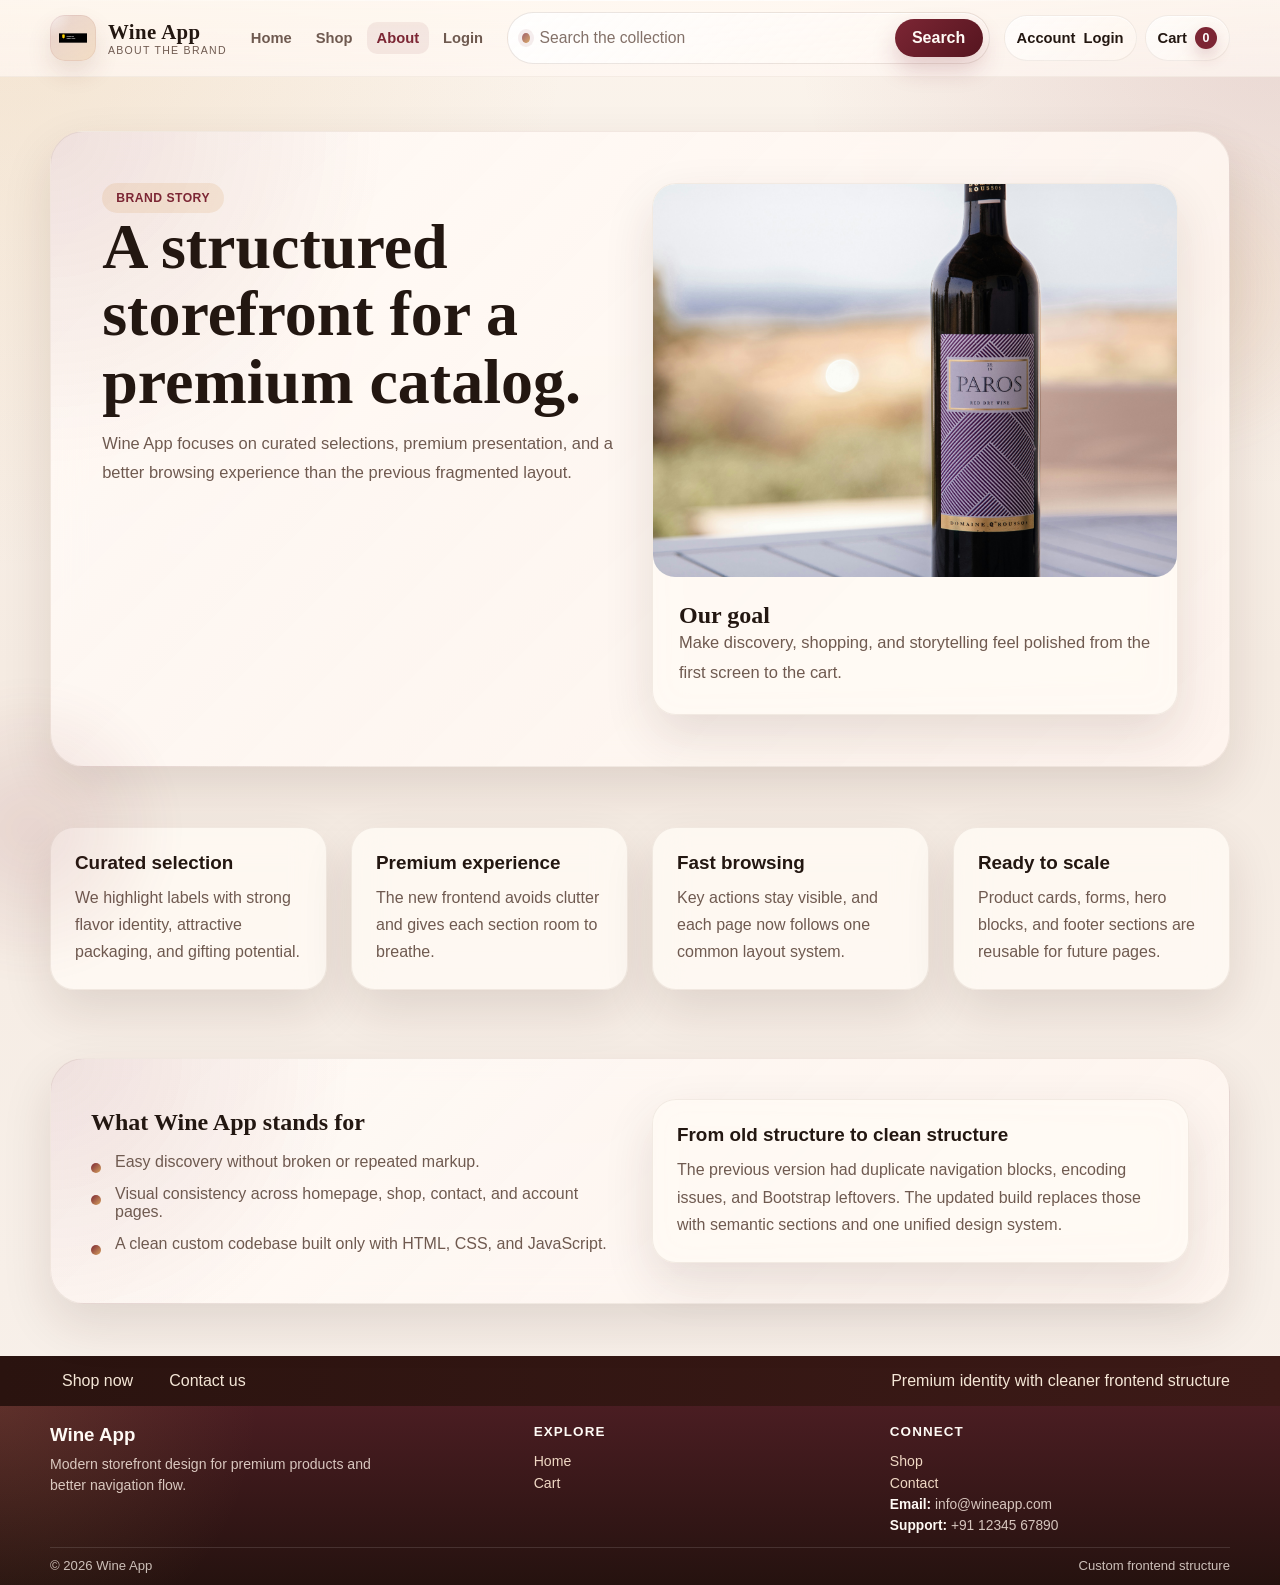
<file: Wine App/html/about.html>
<!DOCTYPE html>
<html lang="en">
<head>
  <meta charset="UTF-8">
  <meta name="viewport" content="width=device-width, initial-scale=1.0">
  <meta name="theme-color" content="#25120f">
  <title>Wine App | About</title>
  <meta name="description" content="Learn how Wine App curates bottles and delivers a polished modern storefront experience.">
  <link rel="canonical" href="about.html">
  <link rel="stylesheet" href="../css/about.css">
  <link rel="icon" href="../images/brand-logo.svg" type="image/svg+xml">
</head>
<body>
  <div class="site-shell">
    <header class="site-header">
      <div class="site-header__inner">
        <a class="brand" href="../index.html">
          <img class="brand__mark" src="../images/brand-logo.svg" alt="Wine App logo">
          <span>
            <span class="brand__name">Wine App</span>
            <span class="brand__tag">About the brand</span>
          </span>
        </a>
        <div class="site-nav__links" data-menu>
          <a href="../index.html">Home</a>
          <a href="shop.html">Shop</a>
          <a class="active" href="about.html">About</a>
          <a href="login.html">Login</a>
        </div>
        <form class="search" action="shop.html" method="get">
          <input type="search" name="q" placeholder="Search the collection">
          <button type="submit">Search</button>
        </form>
        <div class="header-actions">
          <a class="header-link" href="login.html"><span>Account</span><span>Login</span></a>
          <a class="header-link" href="cart.html"><span>Cart</span><span class="cart-count" data-cart-count>0</span></a>
          <button class="menu-toggle" type="button" aria-label="Open menu" aria-expanded="false" data-menu-toggle>Menu</button>
        </div>
      </div>
    </header>

    <main>
      <section class="page-hero">
        <div class="page-hero__panel">
          <div class="about-grid">
            <div>
              <span class="eyebrow">Brand story</span>
              <h1>A structured storefront for a premium catalog.</h1>
              <p>Wine App focuses on curated selections, premium presentation, and a better browsing experience than the previous fragmented layout.</p>
            </div>
            <div class="spotlight">
              <img src="../images/janosch-diggelmann.jpg" alt="Wine cellar display">
              <div class="spotlight__body">
                <h2>Our goal</h2>
                <p>Make discovery, shopping, and storytelling feel polished from the first screen to the cart.</p>
              </div>
            </div>
          </div>
        </div>
      </section>

      <section class="section">
        <div class="info-grid">
          <article class="panel">
            <h3>Curated selection</h3>
            <p>We highlight labels with strong flavor identity, attractive packaging, and gifting potential.</p>
          </article>
          <article class="panel">
            <h3>Premium experience</h3>
            <p>The new frontend avoids clutter and gives each section room to breathe.</p>
          </article>
          <article class="panel">
            <h3>Fast browsing</h3>
            <p>Key actions stay visible, and each page now follows one common layout system.</p>
          </article>
          <article class="panel">
            <h3>Ready to scale</h3>
            <p>Product cards, forms, hero blocks, and footer sections are reusable for future pages.</p>
          </article>
        </div>
      </section>

      <section class="section">
        <div class="story">
          <div>
            <h2>What Wine App stands for</h2>
            <ul class="list">
              <li>Easy discovery without broken or repeated markup.</li>
              <li>Visual consistency across homepage, shop, contact, and account pages.</li>
              <li>A clean custom codebase built only with HTML, CSS, and JavaScript.</li>
            </ul>
          </div>
          <div class="panel">
            <h3>From old structure to clean structure</h3>
            <p>The previous version had duplicate navigation blocks, encoding issues, and Bootstrap leftovers. The updated build replaces those with semantic sections and one unified design system.</p>
          </div>
        </div>
      </section>
    </main>

    <div class="footer-strip">
      <div class="footer-strip__inner">
        <div class="footer-strip__links">
          <a href="shop.html">Shop now</a>
          <a href="contact.html">Contact us</a>
        </div>
        <p>Premium identity with cleaner frontend structure</p>
      </div>
    </div>

    <footer class="site-footer">
      <div class="site-footer__inner">
        <div class="footer-main">
          <div class="footer-brand">
            <h3>Wine App</h3>
            <p>Modern storefront design for premium products and better navigation flow.</p>
          </div>
          <div class="footer-links">
            <h3 class="footer-title">Explore</h3>
            <a href="../index.html">Home</a>
            <a href="cart.html">Cart</a>
          </div>
          <div class="footer-links">
            <h3 class="footer-title">Connect</h3>
            <a href="shop.html">Shop</a>
            <a href="contact.html">Contact</a>
            <div class="footer-meta">
              <p><strong>Email:</strong> info@wineapp.com</p>
              <p><strong>Support:</strong> +91 12345 67890</p>
            </div>
          </div>
        </div>
        <div class="footer-bottom">
          <p>&copy; <span data-current-year></span> Wine App</p>
          <p>Custom frontend structure</p>
        </div>
      </div>
    </footer>
  </div>

  <script src="../js/catalog.js"></script>
  <script src="../js/site.js"></script>
</body>
</html>
</file>
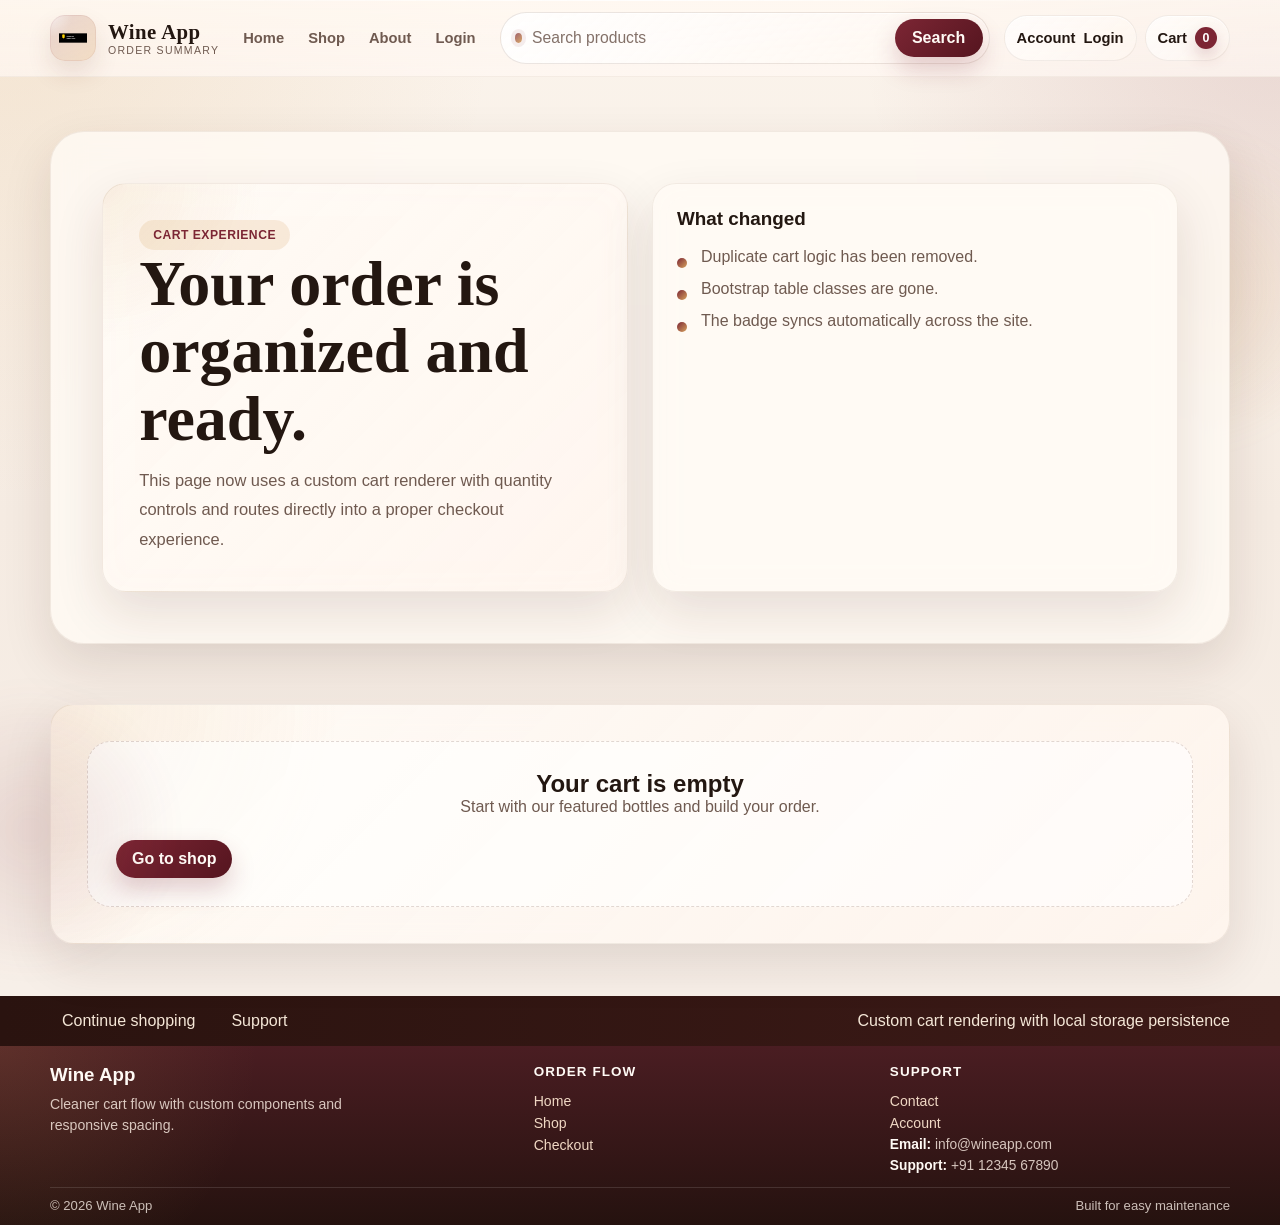
<file: Wine App/html/cart.html>
<!DOCTYPE html>
<html lang="en">
<head>
  <meta charset="UTF-8">
  <meta name="viewport" content="width=device-width, initial-scale=1.0">
  <meta name="theme-color" content="#25120f">
  <title>Wine App | Cart</title>
  <meta name="description" content="Review your Wine App cart with a cleaner custom checkout-ready layout.">
  <link rel="canonical" href="cart.html">
  <link rel="stylesheet" href="../css/cart.css">
  <link rel="icon" href="../images/brand-logo.svg" type="image/svg+xml">
</head>
<body>
  <div class="site-shell">
    <header class="site-header">
      <div class="site-header__inner">
        <a class="brand" href="../index.html">
          <img class="brand__mark" src="../images/brand-logo.svg" alt="Wine App logo">
          <span>
            <span class="brand__name">Wine App</span>
            <span class="brand__tag">Order summary</span>
          </span>
        </a>
        <div class="site-nav__links" data-menu>
          <a href="../index.html">Home</a>
          <a href="shop.html">Shop</a>
          <a href="about.html">About</a>
          <a href="login.html">Login</a>
        </div>
        <form class="search" action="shop.html" method="get">
          <input type="search" name="q" placeholder="Search products">
          <button type="submit">Search</button>
        </form>
        <div class="header-actions">
          <a class="header-link" href="login.html"><span>Account</span><span>Login</span></a>
          <a class="header-link" href="cart.html"><span>Cart</span><span class="cart-count" data-cart-count>0</span></a>
          <button class="menu-toggle" type="button" aria-label="Open menu" aria-expanded="false" data-menu-toggle>Menu</button>
        </div>
      </div>
    </header>

    <main>
      <section class="page-hero">
        <div class="page-hero__panel">
          <div class="cart-layout">
            <div class="cart-shell">
              <span class="eyebrow">Cart experience</span>
              <h1>Your order is organized and ready.</h1>
              <p class="section-copy">This page now uses a custom cart renderer with quantity controls and routes directly into a proper checkout experience.</p>
            </div>
            <div class="panel">
              <h3>What changed</h3>
              <ul class="list">
                <li>Duplicate cart logic has been removed.</li>
                <li>Bootstrap table classes are gone.</li>
                <li>The badge syncs automatically across the site.</li>
              </ul>
            </div>
          </div>
        </div>
      </section>

      <section class="section">
        <div class="cart-shell">
          <div id="cart-container"></div>
        </div>
      </section>
    </main>

    <div class="footer-strip">
      <div class="footer-strip__inner">
        <div class="footer-strip__links">
          <a href="shop.html">Continue shopping</a>
          <a href="contact.html">Support</a>
        </div>
        <p>Custom cart rendering with local storage persistence</p>
      </div>
    </div>

    <footer class="site-footer">
      <div class="site-footer__inner">
        <div class="footer-main">
          <div class="footer-brand">
            <h3>Wine App</h3>
            <p>Cleaner cart flow with custom components and responsive spacing.</p>
          </div>
          <div class="footer-links">
            <h3 class="footer-title">Order Flow</h3>
            <a href="../index.html">Home</a>
            <a href="shop.html">Shop</a>
            <a href="checkout.html">Checkout</a>
          </div>
          <div class="footer-links">
            <h3 class="footer-title">Support</h3>
            <a href="contact.html">Contact</a>
            <a href="login.html">Account</a>
            <div class="footer-meta">
              <p><strong>Email:</strong> info@wineapp.com</p>
              <p><strong>Support:</strong> +91 12345 67890</p>
            </div>
          </div>
        </div>
        <div class="footer-bottom">
          <p>&copy; <span data-current-year></span> Wine App</p>
          <p>Built for easy maintenance</p>
        </div>
      </div>
    </footer>
  </div>

  <script src="../js/catalog.js"></script>
  <script src="../js/cart.js"></script>
  <script src="../js/site.js"></script>
  <script>
    document.addEventListener("DOMContentLoaded", function () {
      renderCartTable("cart-container");
    });
  </script>
</body>
</html>
</file>
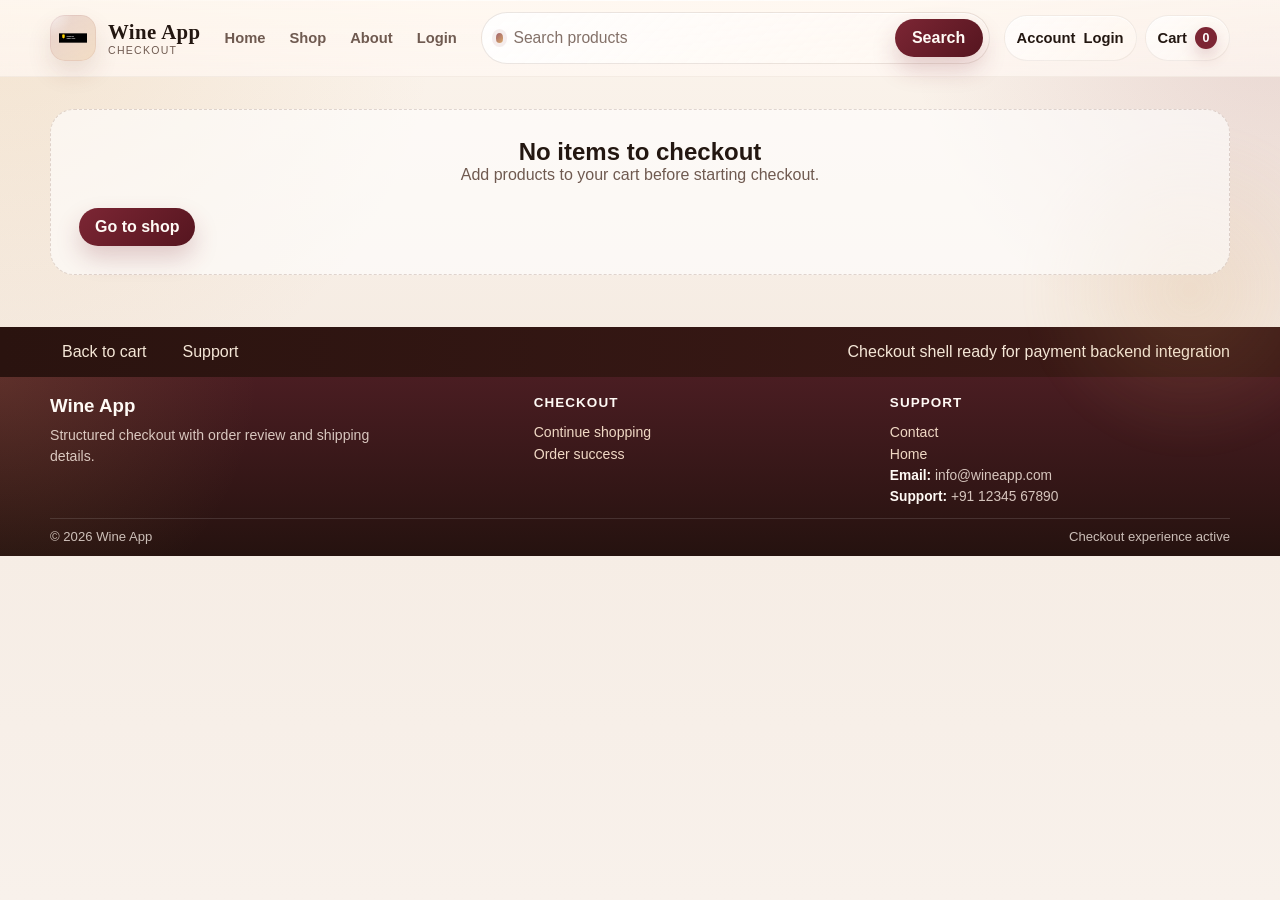
<file: Wine App/html/checkout.html>
<!DOCTYPE html>
<html lang="en">
<head>
  <meta charset="UTF-8">
  <meta name="viewport" content="width=device-width, initial-scale=1.0">
  <meta name="theme-color" content="#25120f">
  <title>Wine App | Checkout</title>
  <meta name="description" content="Wine App checkout page with address form, payment method, and order review.">
  <link rel="canonical" href="checkout.html">
  <link rel="stylesheet" href="../css/checkout.css">
  <link rel="icon" href="../images/brand-logo.svg" type="image/svg+xml">
</head>
<body>
  <div class="site-shell">
    <header class="site-header">
      <div class="site-header__inner">
        <a class="brand" href="../index.html">
          <img class="brand__mark" src="../images/brand-logo.svg" alt="Wine App logo">
          <span>
            <span class="brand__name">Wine App</span>
            <span class="brand__tag">Checkout</span>
          </span>
        </a>
        <div class="site-nav__links" data-menu>
          <a href="../index.html">Home</a>
          <a href="shop.html">Shop</a>
          <a href="about.html">About</a>
          <a href="login.html">Login</a>
        </div>
        <form class="search" action="shop.html" method="get">
          <input type="search" name="q" placeholder="Search products">
          <button type="submit">Search</button>
        </form>
        <div class="header-actions">
          <a class="header-link" href="login.html"><span>Account</span><span>Login</span></a>
          <a class="header-link" href="cart.html"><span>Cart</span><span class="cart-count" data-cart-count>0</span></a>
          <button class="menu-toggle" type="button" aria-label="Open menu" aria-expanded="false" data-menu-toggle>Menu</button>
        </div>
      </div>
    </header>

    <main>
      <section class="section">
        <div data-checkout-page></div>
      </section>
    </main>

    <div class="footer-strip">
      <div class="footer-strip__inner">
        <div class="footer-strip__links">
          <a href="cart.html">Back to cart</a>
          <a href="contact.html">Support</a>
        </div>
        <p>Checkout shell ready for payment backend integration</p>
      </div>
    </div>

    <footer class="site-footer">
      <div class="site-footer__inner">
        <div class="footer-main">
          <div class="footer-brand">
            <h3>Wine App</h3>
            <p>Structured checkout with order review and shipping details.</p>
          </div>
          <div class="footer-links">
            <h3 class="footer-title">Checkout</h3>
            <a href="shop.html">Continue shopping</a>
            <a href="success.html">Order success</a>
          </div>
          <div class="footer-links">
            <h3 class="footer-title">Support</h3>
            <a href="contact.html">Contact</a>
            <a href="../index.html">Home</a>
            <div class="footer-meta">
              <p><strong>Email:</strong> info@wineapp.com</p>
              <p><strong>Support:</strong> +91 12345 67890</p>
            </div>
          </div>
        </div>
        <div class="footer-bottom">
          <p>&copy; <span data-current-year></span> Wine App</p>
          <p>Checkout experience active</p>
        </div>
      </div>
    </footer>
  </div>
  <script src="../js/catalog.js"></script>
  <script src="../js/cart.js"></script>
  <script src="../js/site.js"></script>
</body>
</html>
</file>
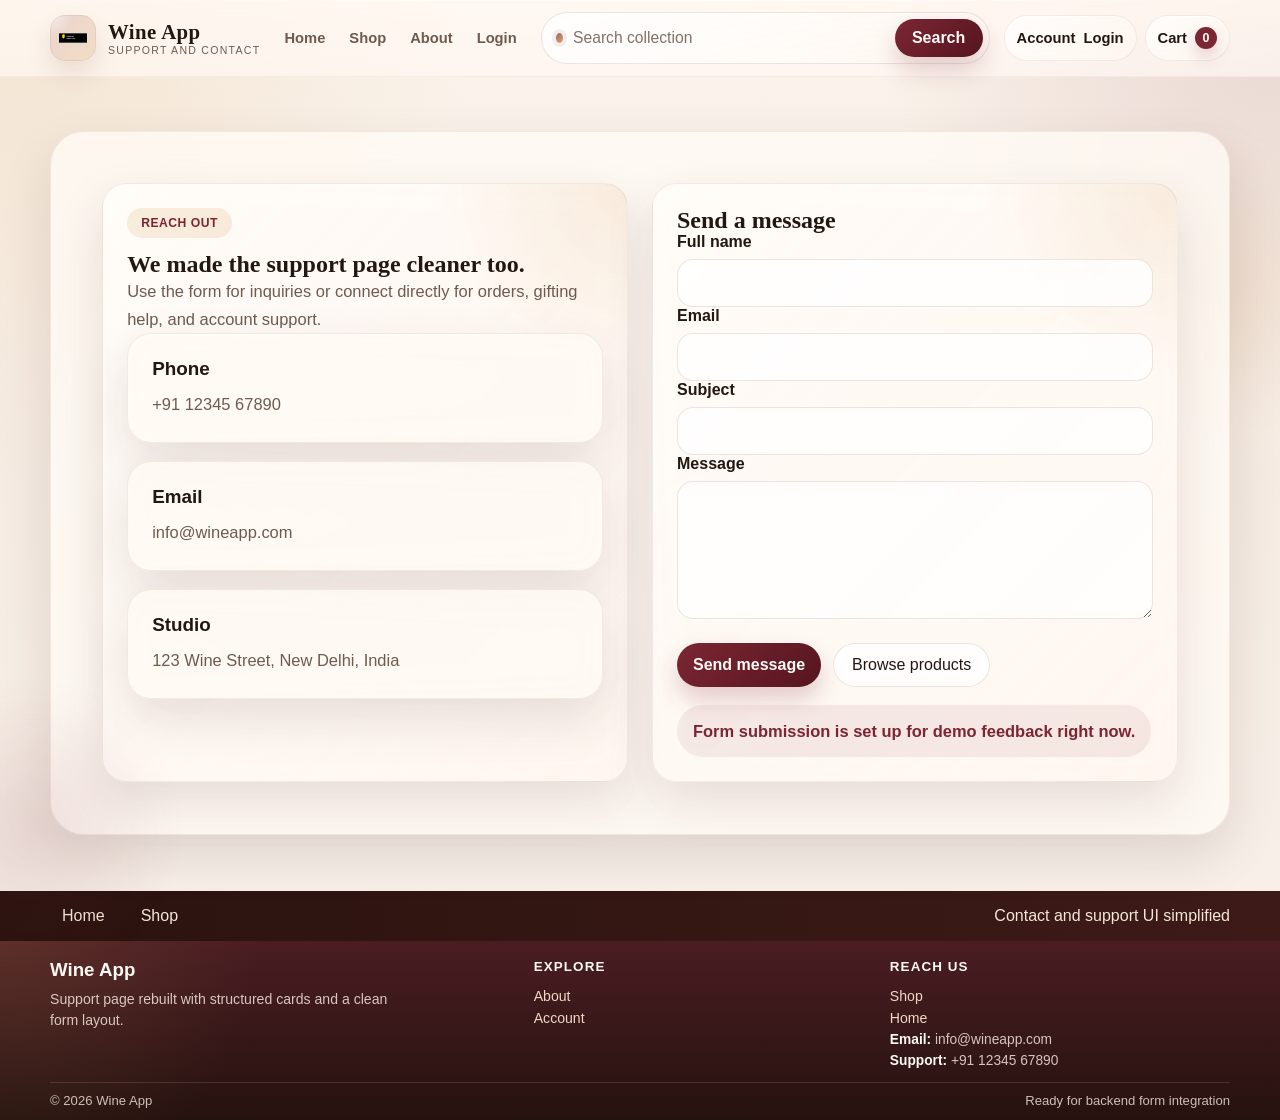
<file: Wine App/html/contact.html>
<!DOCTYPE html>
<html lang="en">
<head>
  <meta charset="UTF-8">
  <meta name="viewport" content="width=device-width, initial-scale=1.0">
  <meta name="theme-color" content="#25120f">
  <title>Wine App | Contact</title>
  <meta name="description" content="Contact Wine App through a cleaner custom support page and form layout.">
  <link rel="canonical" href="contact.html">
  <link rel="stylesheet" href="../css/contact.css">
  <link rel="icon" href="../images/brand-logo.svg" type="image/svg+xml">
</head>
<body>
  <div class="site-shell">
    <header class="site-header">
      <div class="site-header__inner">
        <a class="brand" href="../index.html">
          <img class="brand__mark" src="../images/brand-logo.svg" alt="Wine App logo">
          <span>
            <span class="brand__name">Wine App</span>
            <span class="brand__tag">Support and contact</span>
          </span>
        </a>
        <div class="site-nav__links" data-menu>
          <a href="../index.html">Home</a>
          <a href="shop.html">Shop</a>
          <a href="about.html">About</a>
          <a href="login.html">Login</a>
        </div>
        <form class="search" action="shop.html" method="get">
          <input type="search" name="q" placeholder="Search collection">
          <button type="submit">Search</button>
        </form>
        <div class="header-actions">
          <a class="header-link" href="login.html"><span>Account</span><span>Login</span></a>
          <a class="header-link" href="cart.html"><span>Cart</span><span class="cart-count" data-cart-count>0</span></a>
          <button class="menu-toggle" type="button" aria-label="Open menu" aria-expanded="false" data-menu-toggle>Menu</button>
        </div>
      </div>
    </header>

    <main>
      <section class="page-hero">
        <div class="page-hero__panel">
          <div class="contact-layout">
            <div class="contact-card">
              <span class="eyebrow">Reach out</span>
              <h2>We made the support page cleaner too.</h2>
              <p>Use the form for inquiries or connect directly for orders, gifting help, and account support.</p>
              <div class="contact-stack">
                <div class="panel">
                  <h3>Phone</h3>
                  <p><a href="tel:+911234567890">+91 12345 67890</a></p>
                </div>
                <div class="panel">
                  <h3>Email</h3>
                  <p><a href="mailto:info@wineapp.com">info@wineapp.com</a></p>
                </div>
                <div class="panel">
                  <h3>Studio</h3>
                  <p>123 Wine Street, New Delhi, India</p>
                </div>
              </div>
            </div>

            <div class="contact-card">
              <h2>Send a message</h2>
              <form data-demo-form="contact" data-status-target="contact-status">
                <div class="form-field">
                  <label for="contact-name">Full name</label>
                  <input id="contact-name" type="text" name="name" required>
                </div>
                <div class="form-field">
                  <label for="contact-email">Email</label>
                  <input id="contact-email" type="email" name="email" required>
                </div>
                <div class="form-field">
                  <label for="contact-subject">Subject</label>
                  <input id="contact-subject" type="text" name="subject" required>
                </div>
                <div class="form-field">
                  <label for="contact-message">Message</label>
                  <textarea id="contact-message" name="message" rows="6" required></textarea>
                </div>
                <div class="auth-actions">
                  <button class="button" type="submit">Send message</button>
                  <a class="button-secondary" href="shop.html">Browse products</a>
                </div>
              </form>
              <p id="contact-status" class="status info">Form submission is set up for demo feedback right now.</p>
            </div>
          </div>
        </div>
      </section>
    </main>

    <div class="footer-strip">
      <div class="footer-strip__inner">
        <div class="footer-strip__links">
          <a href="../index.html">Home</a>
          <a href="shop.html">Shop</a>
        </div>
        <p>Contact and support UI simplified</p>
      </div>
    </div>

    <footer class="site-footer">
      <div class="site-footer__inner">
        <div class="footer-main">
          <div class="footer-brand">
            <h3>Wine App</h3>
            <p>Support page rebuilt with structured cards and a clean form layout.</p>
          </div>
          <div class="footer-links">
            <h3 class="footer-title">Explore</h3>
            <a href="about.html">About</a>
            <a href="login.html">Account</a>
          </div>
          <div class="footer-links">
            <h3 class="footer-title">Reach Us</h3>
            <a href="shop.html">Shop</a>
            <a href="../index.html">Home</a>
            <div class="footer-meta">
              <p><strong>Email:</strong> info@wineapp.com</p>
              <p><strong>Support:</strong> +91 12345 67890</p>
            </div>
          </div>
        </div>
        <div class="footer-bottom">
          <p>&copy; <span data-current-year></span> Wine App</p>
          <p>Ready for backend form integration</p>
        </div>
      </div>
    </footer>
  </div>

  <script src="../js/catalog.js"></script>
  <script src="../js/site.js"></script>
</body>
</html>
</file>
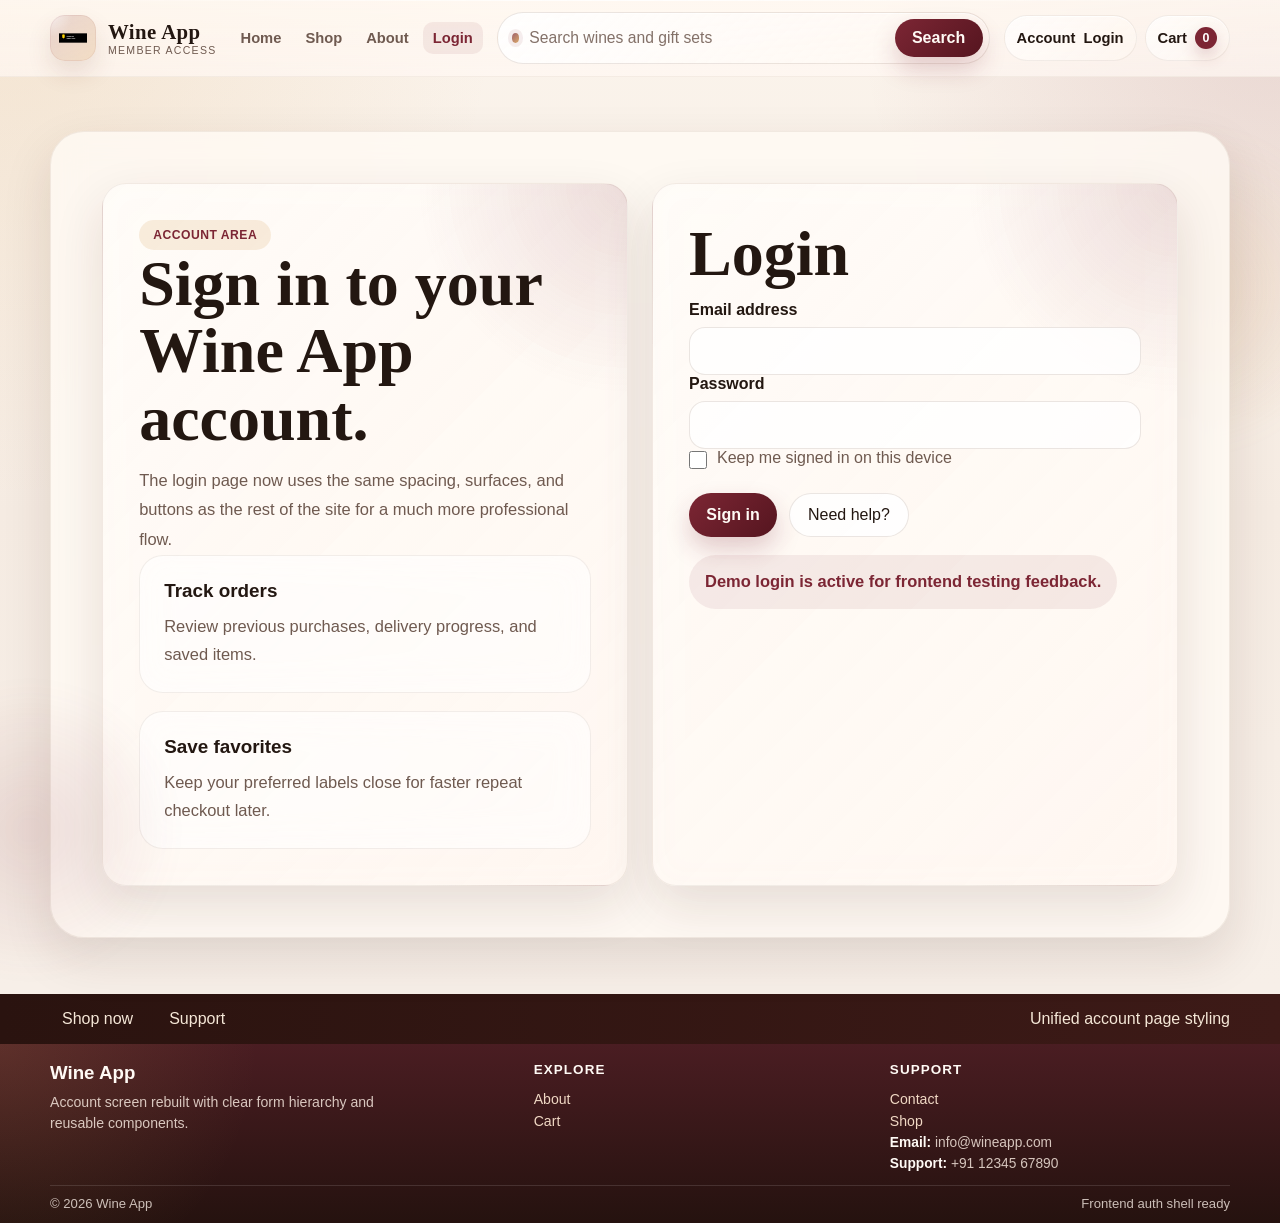
<file: Wine App/html/login.html>
<!DOCTYPE html>
<html lang="en">
<head>
  <meta charset="UTF-8">
  <meta name="viewport" content="width=device-width, initial-scale=1.0">
  <meta name="theme-color" content="#25120f">
  <title>Wine App | Login</title>
  <meta name="description" content="Sign in to Wine App with a cleaner custom account page design.">
  <link rel="canonical" href="login.html">
  <link rel="stylesheet" href="../css/login.css">
  <link rel="icon" href="../images/brand-logo.svg" type="image/svg+xml">
</head>
<body>
  <div class="site-shell">
    <header class="site-header">
      <div class="site-header__inner">
        <a class="brand" href="../index.html">
          <img class="brand__mark" src="../images/brand-logo.svg" alt="Wine App logo">
          <span>
            <span class="brand__name">Wine App</span>
            <span class="brand__tag">Member access</span>
          </span>
        </a>
        <div class="site-nav__links" data-menu>
          <a href="../index.html">Home</a>
          <a href="shop.html">Shop</a>
          <a href="about.html">About</a>
          <a class="active" href="login.html">Login</a>
        </div>
        <form class="search" action="shop.html" method="get">
          <input type="search" name="q" placeholder="Search wines and gift sets">
          <button type="submit">Search</button>
        </form>
        <div class="header-actions">
          <a class="header-link" href="login.html"><span>Account</span><span>Login</span></a>
          <a class="header-link" href="cart.html"><span>Cart</span><span class="cart-count" data-cart-count>0</span></a>
          <button class="menu-toggle" type="button" aria-label="Open menu" aria-expanded="false" data-menu-toggle>Menu</button>
        </div>
      </div>
    </header>

    <main>
      <section class="page-hero">
        <div class="page-hero__panel">
          <div class="auth-layout">
            <div class="auth-card">
              <span class="eyebrow">Account area</span>
              <h1>Sign in to your Wine App account.</h1>
              <p class="section-copy">The login page now uses the same spacing, surfaces, and buttons as the rest of the site for a much more professional flow.</p>
              <div class="auth-stack">
                <div class="panel">
                  <h3>Track orders</h3>
                  <p>Review previous purchases, delivery progress, and saved items.</p>
                </div>
                <div class="panel">
                  <h3>Save favorites</h3>
                  <p>Keep your preferred labels close for faster repeat checkout later.</p>
                </div>
              </div>
            </div>

            <div class="auth-card">
              <h1>Login</h1>
              <form data-demo-form="login" data-status-target="login-status">
                <div class="form-field">
                  <label for="login-email">Email address</label>
                  <input id="login-email" type="email" name="email" required>
                </div>
                <div class="form-field">
                  <label for="login-password">Password</label>
                  <input id="login-password" type="password" name="password" required>
                </div>
                <label class="check-row" for="remember">
                  <input id="remember" type="checkbox" name="remember">
                  <span>Keep me signed in on this device</span>
                </label>
                <div class="auth-actions">
                  <button class="button" type="submit">Sign in</button>
                  <a class="button-secondary" href="contact.html">Need help?</a>
                </div>
              </form>
              <p id="login-status" class="status info">Demo login is active for frontend testing feedback.</p>
            </div>
          </div>
        </div>
      </section>
    </main>

    <div class="footer-strip">
      <div class="footer-strip__inner">
        <div class="footer-strip__links">
          <a href="shop.html">Shop now</a>
          <a href="contact.html">Support</a>
        </div>
        <p>Unified account page styling</p>
      </div>
    </div>

    <footer class="site-footer">
      <div class="site-footer__inner">
        <div class="footer-main">
          <div class="footer-brand">
            <h3>Wine App</h3>
            <p>Account screen rebuilt with clear form hierarchy and reusable components.</p>
          </div>
          <div class="footer-links">
            <h3 class="footer-title">Explore</h3>
            <a href="about.html">About</a>
            <a href="cart.html">Cart</a>
          </div>
          <div class="footer-links">
            <h3 class="footer-title">Support</h3>
            <a href="contact.html">Contact</a>
            <a href="shop.html">Shop</a>
            <div class="footer-meta">
              <p><strong>Email:</strong> info@wineapp.com</p>
              <p><strong>Support:</strong> +91 12345 67890</p>
            </div>
          </div>
        </div>
        <div class="footer-bottom">
          <p>&copy; <span data-current-year></span> Wine App</p>
          <p>Frontend auth shell ready</p>
        </div>
      </div>
    </footer>
  </div>

  <script src="../js/catalog.js"></script>
  <script src="../js/site.js"></script>
</body>
</html>
</file>
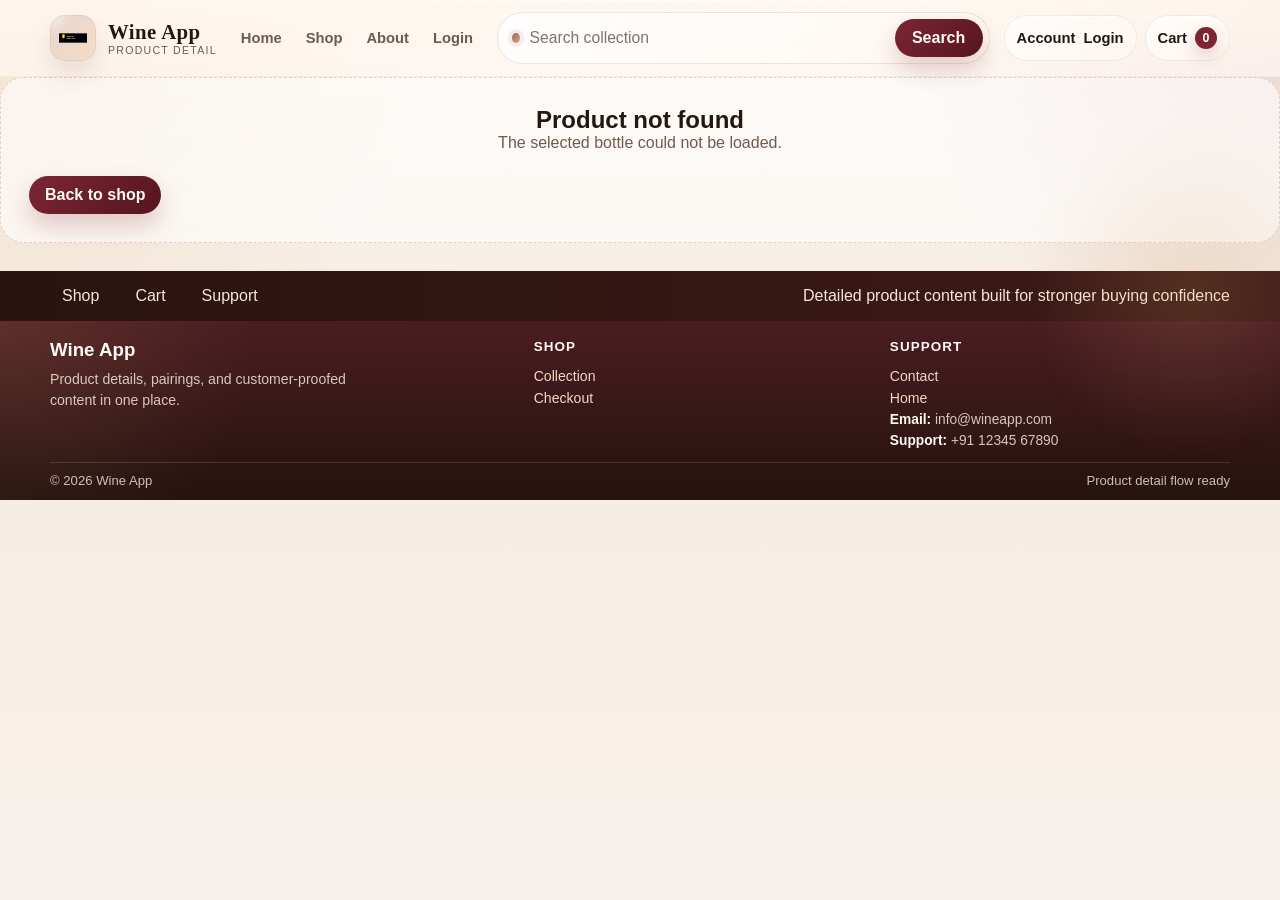
<file: Wine App/html/product.html>
<!DOCTYPE html>
<html lang="en">
<head>
  <meta charset="UTF-8">
  <meta name="viewport" content="width=device-width, initial-scale=1.0">
  <meta name="theme-color" content="#25120f">
  <title>Wine App | Product</title>
  <meta name="description" content="Detailed Wine App product page with tasting notes, reviews, and related bottles.">
  <link rel="canonical" href="product.html">
  <link rel="stylesheet" href="../css/product.css">
  <link rel="icon" href="../images/brand-logo.svg" type="image/svg+xml">
</head>
<body>
  <div class="site-shell">
    <header class="site-header">
      <div class="site-header__inner">
        <a class="brand" href="../index.html">
          <img class="brand__mark" src="../images/brand-logo.svg" alt="Wine App logo">
          <span>
            <span class="brand__name">Wine App</span>
            <span class="brand__tag">Product detail</span>
          </span>
        </a>
        <div class="site-nav__links" data-menu>
          <a href="../index.html">Home</a>
          <a href="shop.html">Shop</a>
          <a href="about.html">About</a>
          <a href="login.html">Login</a>
        </div>
        <form class="search" action="shop.html" method="get">
          <input type="search" name="q" placeholder="Search collection">
          <button type="submit">Search</button>
        </form>
        <div class="header-actions">
          <a class="header-link" href="login.html"><span>Account</span><span>Login</span></a>
          <a class="header-link" href="cart.html"><span>Cart</span><span class="cart-count" data-cart-count>0</span></a>
          <button class="menu-toggle" type="button" aria-label="Open menu" aria-expanded="false" data-menu-toggle>Menu</button>
        </div>
      </div>
    </header>

    <main data-product-detail></main>

    <div class="footer-strip">
      <div class="footer-strip__inner">
        <div class="footer-strip__links">
          <a href="shop.html">Shop</a>
          <a href="cart.html">Cart</a>
          <a href="contact.html">Support</a>
        </div>
        <p>Detailed product content built for stronger buying confidence</p>
      </div>
    </div>

    <footer class="site-footer">
      <div class="site-footer__inner">
        <div class="footer-main">
          <div class="footer-brand">
            <h3>Wine App</h3>
            <p>Product details, pairings, and customer-proofed content in one place.</p>
          </div>
          <div class="footer-links">
            <h3 class="footer-title">Shop</h3>
            <a href="shop.html">Collection</a>
            <a href="checkout.html">Checkout</a>
          </div>
          <div class="footer-links">
            <h3 class="footer-title">Support</h3>
            <a href="contact.html">Contact</a>
            <a href="../index.html">Home</a>
            <div class="footer-meta">
              <p><strong>Email:</strong> info@wineapp.com</p>
              <p><strong>Support:</strong> +91 12345 67890</p>
            </div>
          </div>
        </div>
        <div class="footer-bottom">
          <p>&copy; <span data-current-year></span> Wine App</p>
          <p>Product detail flow ready</p>
        </div>
      </div>
    </footer>
  </div>
  <script src="../js/catalog.js"></script>
  <script src="../js/cart.js"></script>
  <script src="../js/site.js"></script>
</body>
</html>
</file>
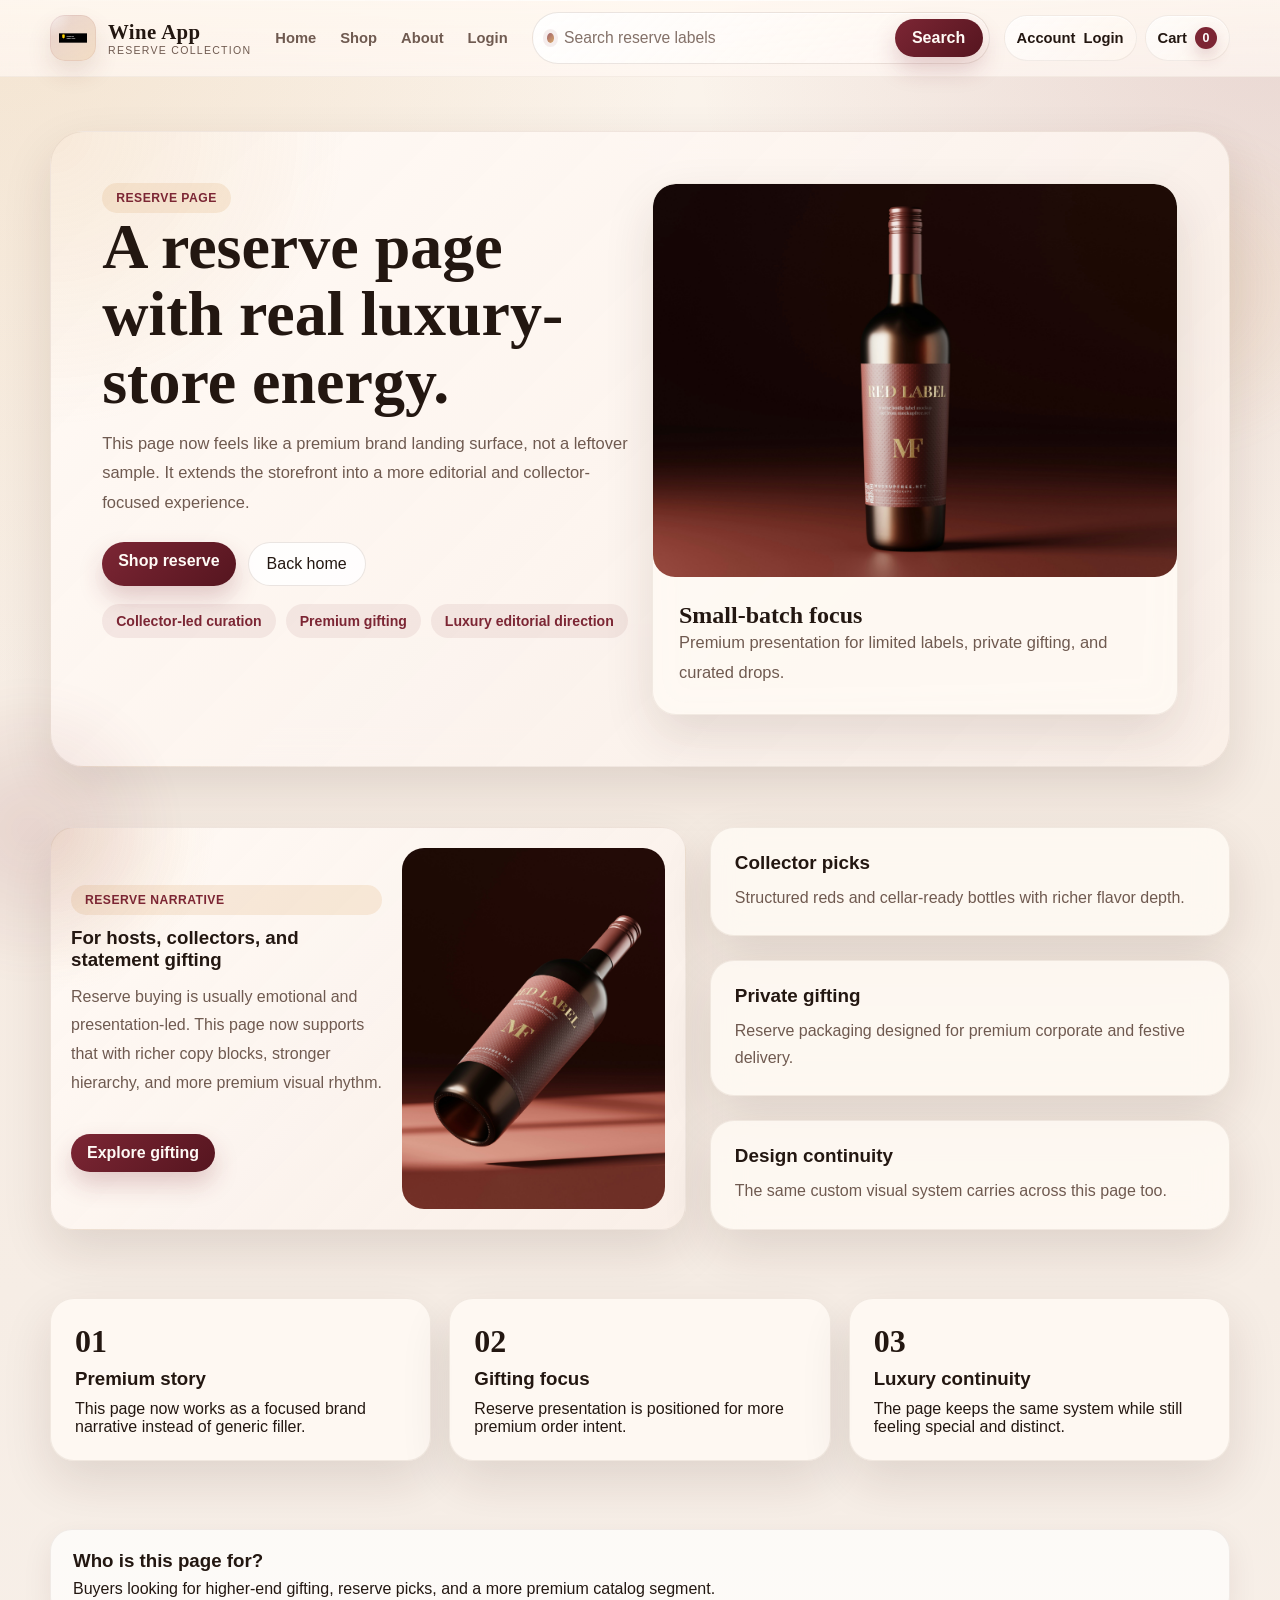
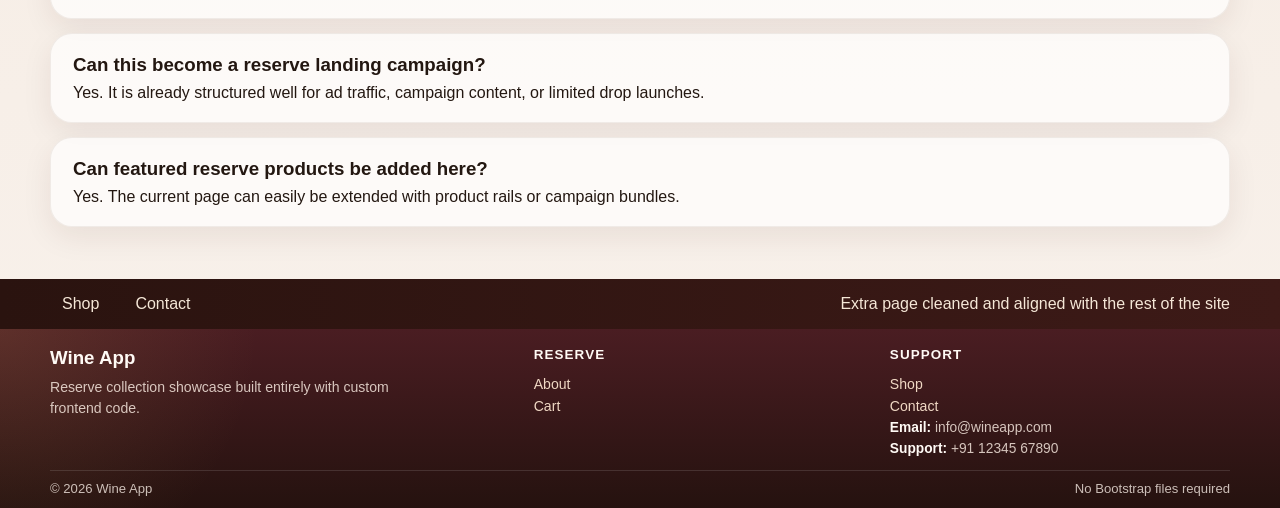
<file: Wine App/html/second.html>
<!DOCTYPE html>
<html lang="en">
<head>
  <meta charset="UTF-8">
  <meta name="viewport" content="width=device-width, initial-scale=1.0">
  <meta name="theme-color" content="#25120f">
  <title>Wine App | Reserve Collection</title>
  <meta name="description" content="Explore the Wine App reserve collection page built with custom HTML, CSS, and JavaScript.">
  <link rel="canonical" href="second.html">
  <link rel="stylesheet" href="../css/reserve.css">
  <link rel="icon" href="../images/brand-logo.svg" type="image/svg+xml">
</head>
<body>
  <div class="site-shell">
    <header class="site-header">
      <div class="site-header__inner">
        <a class="brand" href="../index.html">
          <img class="brand__mark" src="../images/brand-logo.svg" alt="Wine App logo">
          <span>
            <span class="brand__name">Wine App</span>
            <span class="brand__tag">Reserve collection</span>
          </span>
        </a>
        <div class="site-nav__links" data-menu>
          <a href="../index.html">Home</a>
          <a href="shop.html">Shop</a>
          <a href="about.html">About</a>
          <a href="login.html">Login</a>
        </div>
        <form class="search" action="shop.html" method="get">
          <input type="search" name="q" placeholder="Search reserve labels">
          <button type="submit">Search</button>
        </form>
        <div class="header-actions">
          <a class="header-link" href="login.html"><span>Account</span><span>Login</span></a>
          <a class="header-link" href="cart.html"><span>Cart</span><span class="cart-count" data-cart-count>0</span></a>
          <button class="menu-toggle" type="button" aria-label="Open menu" aria-expanded="false" data-menu-toggle>Menu</button>
        </div>
      </div>
    </header>

    <main>
      <section class="page-hero">
        <div class="page-hero__panel">
          <div class="page-hero__layout">
            <div>
              <span class="eyebrow">Reserve page</span>
              <h1>A reserve page with real luxury-store energy.</h1>
              <p>This page now feels like a premium brand landing surface, not a leftover sample. It extends the storefront into a more editorial and collector-focused experience.</p>
              <div class="section-actions">
                <a class="button" href="shop.html?q=reserve">Shop reserve</a>
                <a class="button-secondary" href="../index.html">Back home</a>
              </div>
              <div class="pill-row">
                <span class="pill">Collector-led curation</span>
                <span class="pill">Premium gifting</span>
                <span class="pill">Luxury editorial direction</span>
              </div>
            </div>
            <div class="spotlight">
              <img src="../images/mockup-free-9yshGe.jpg" alt="Reserve wine selection">
              <div class="spotlight__body">
                <h2>Small-batch focus</h2>
                <p>Premium presentation for limited labels, private gifting, and curated drops.</p>
              </div>
            </div>
          </div>
        </div>
      </section>

      <section class="section">
        <div class="showcase-grid">
          <article class="showcase-card">
            <div class="showcase-card__copy">
              <span class="eyebrow">Reserve narrative</span>
              <h3>For hosts, collectors, and statement gifting</h3>
              <p>Reserve buying is usually emotional and presentation-led. This page now supports that with richer copy blocks, stronger hierarchy, and more premium visual rhythm.</p>
              <div class="section-actions">
                <a class="button" href="shop.html?q=gift">Explore gifting</a>
              </div>
            </div>
            <img src="../images/mockup-free.jpg" alt="Reserve product presentation">
          </article>
          <div class="showcase-stack">
            <article class="panel">
              <h3>Collector picks</h3>
              <p>Structured reds and cellar-ready bottles with richer flavor depth.</p>
            </article>
            <article class="panel">
              <h3>Private gifting</h3>
              <p>Reserve packaging designed for premium corporate and festive delivery.</p>
            </article>
            <article class="panel">
              <h3>Design continuity</h3>
              <p>The same custom visual system carries across this page too.</p>
            </article>
          </div>
        </div>
      </section>

      <section class="section">
        <div class="stat-band">
          <article class="stat-card">
            <strong>01</strong>
            <h3>Premium story</h3>
            <p>This page now works as a focused brand narrative instead of generic filler.</p>
          </article>
          <article class="stat-card">
            <strong>02</strong>
            <h3>Gifting focus</h3>
            <p>Reserve presentation is positioned for more premium order intent.</p>
          </article>
          <article class="stat-card">
            <strong>03</strong>
            <h3>Luxury continuity</h3>
            <p>The page keeps the same system while still feeling special and distinct.</p>
          </article>
        </div>
      </section>

      <section class="section">
        <div class="faq-grid">
          <article class="faq-item">
            <h3>Who is this page for?</h3>
            <p>Buyers looking for higher-end gifting, reserve picks, and a more premium catalog segment.</p>
          </article>
          <article class="faq-item">
            <h3>Can this become a reserve landing campaign?</h3>
            <p>Yes. It is already structured well for ad traffic, campaign content, or limited drop launches.</p>
          </article>
          <article class="faq-item">
            <h3>Can featured reserve products be added here?</h3>
            <p>Yes. The current page can easily be extended with product rails or campaign bundles.</p>
          </article>
        </div>
      </section>
    </main>

    <div class="footer-strip">
      <div class="footer-strip__inner">
        <div class="footer-strip__links">
          <a href="shop.html">Shop</a>
          <a href="contact.html">Contact</a>
        </div>
        <p>Extra page cleaned and aligned with the rest of the site</p>
      </div>
    </div>

    <footer class="site-footer">
      <div class="site-footer__inner">
        <div class="footer-main">
          <div class="footer-brand">
            <h3>Wine App</h3>
            <p>Reserve collection showcase built entirely with custom frontend code.</p>
          </div>
          <div class="footer-links">
            <h3 class="footer-title">Reserve</h3>
            <a href="about.html">About</a>
            <a href="cart.html">Cart</a>
          </div>
          <div class="footer-links">
            <h3 class="footer-title">Support</h3>
            <a href="shop.html">Shop</a>
            <a href="contact.html">Contact</a>
            <div class="footer-meta">
              <p><strong>Email:</strong> info@wineapp.com</p>
              <p><strong>Support:</strong> +91 12345 67890</p>
            </div>
          </div>
        </div>
        <div class="footer-bottom">
          <p>&copy; <span data-current-year></span> Wine App</p>
          <p>No Bootstrap files required</p>
        </div>
      </div>
    </footer>
  </div>

  <script src="../js/catalog.js"></script>
  <script src="../js/site.js"></script>
</body>
</html>
</file>
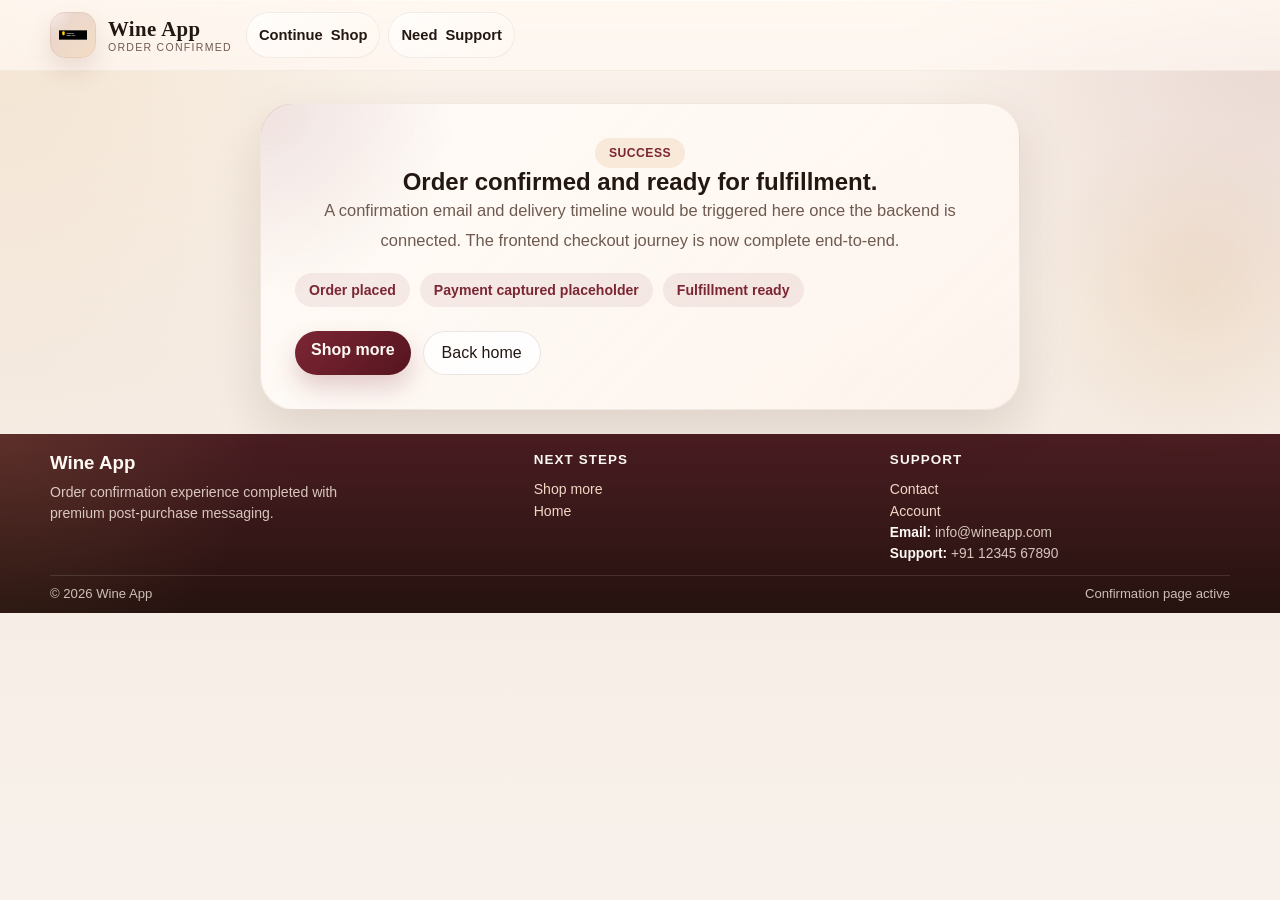
<file: Wine App/html/success.html>
<!DOCTYPE html>
<html lang="en">
<head>
  <meta charset="UTF-8">
  <meta name="viewport" content="width=device-width, initial-scale=1.0">
  <meta name="theme-color" content="#25120f">
  <title>Wine App | Order Confirmed</title>
  <meta name="description" content="Wine App order confirmation page.">
  <link rel="canonical" href="success.html">
  <link rel="stylesheet" href="../css/checkout.css">
  <link rel="icon" href="../images/brand-logo.svg" type="image/svg+xml">
</head>
<body>
  <div class="site-shell">
    <header class="site-header">
      <div class="site-header__inner">
        <a class="brand" href="../index.html">
          <img class="brand__mark" src="../images/brand-logo.svg" alt="Wine App logo">
          <span>
            <span class="brand__name">Wine App</span>
            <span class="brand__tag">Order confirmed</span>
          </span>
        </a>
        <div class="header-actions">
          <a class="header-link" href="shop.html"><span>Continue</span><span>Shop</span></a>
          <a class="header-link" href="contact.html"><span>Need</span><span>Support</span></a>
        </div>
      </div>
    </header>
    <main>
      <section class="section">
        <div class="success-card">
          <span class="eyebrow">Success</span>
          <h1>Order confirmed and ready for fulfillment.</h1>
          <p class="section-copy">A confirmation email and delivery timeline would be triggered here once the backend is connected. The frontend checkout journey is now complete end-to-end.</p>
          <div class="pill-row">
            <span class="pill">Order placed</span>
            <span class="pill">Payment captured placeholder</span>
            <span class="pill">Fulfillment ready</span>
          </div>
          <div class="hero-actions">
            <a class="button" href="shop.html">Shop more</a>
            <a class="button-secondary" href="../index.html">Back home</a>
          </div>
        </div>
      </section>
    </main>
    <footer class="site-footer">
      <div class="site-footer__inner">
        <div class="footer-main">
          <div class="footer-brand">
            <h3>Wine App</h3>
            <p>Order confirmation experience completed with premium post-purchase messaging.</p>
          </div>
          <div class="footer-links">
            <h3 class="footer-title">Next steps</h3>
            <a href="shop.html">Shop more</a>
            <a href="../index.html">Home</a>
          </div>
          <div class="footer-links">
            <h3 class="footer-title">Support</h3>
            <a href="contact.html">Contact</a>
            <a href="login.html">Account</a>
            <div class="footer-meta">
              <p><strong>Email:</strong> info@wineapp.com</p>
              <p><strong>Support:</strong> +91 12345 67890</p>
            </div>
          </div>
        </div>
        <div class="footer-bottom">
          <p>&copy; <span data-current-year></span> Wine App</p>
          <p>Confirmation page active</p>
        </div>
      </div>
    </footer>
  </div>
  <script src="../js/catalog.js"></script>
  <script src="../js/site.js"></script>
</body>
</html>
</file>
<file: Wine App/css/about.css>
@import url("./base.css");

.page-hero__panel,
.story {
  background:
    radial-gradient(circle at top left, rgba(124, 38, 52, 0.12), transparent 25%),
    linear-gradient(135deg, rgba(255, 250, 246, 0.92), rgba(255, 245, 239, 0.84));
}
</file>
<file: Wine App/css/cart.css>
@import url("./base.css");

.cart-shell,
.cart-summary {
  background:
    radial-gradient(circle at top left, rgba(214, 162, 94, 0.14), transparent 24%),
    linear-gradient(135deg, rgba(255, 251, 246, 0.92), rgba(255, 245, 238, 0.84));
}
</file>
<file: Wine App/css/checkout.css>
@import url("./base.css");

.checkout-card,
.success-card {
  background:
    radial-gradient(circle at top left, rgba(124, 38, 52, 0.12), transparent 24%),
    linear-gradient(135deg, rgba(255, 252, 248, 0.94), rgba(255, 245, 239, 0.84));
}
</file>
<file: Wine App/css/contact.css>
@import url("./base.css");

.contact-card {
  background:
    radial-gradient(circle at top right, rgba(214, 162, 94, 0.16), transparent 24%),
    linear-gradient(135deg, rgba(255, 252, 248, 0.94), rgba(255, 245, 239, 0.84));
}
</file>
<file: Wine App/css/login.css>
@import url("./base.css");

.auth-card {
  background:
    radial-gradient(circle at top right, rgba(124, 38, 52, 0.14), transparent 24%),
    linear-gradient(135deg, rgba(255, 252, 248, 0.94), rgba(255, 246, 240, 0.84));
}
</file>
<file: Wine App/css/product.css>
@import url("./base.css");

.product-detail__content,
.checkout-card,
.success-card {
  background:
    radial-gradient(circle at top right, rgba(214, 162, 94, 0.16), transparent 24%),
    linear-gradient(135deg, rgba(255, 252, 248, 0.94), rgba(255, 245, 239, 0.84));
}
</file>
<file: Wine App/css/reserve.css>
@import url("./base.css");

.page-hero__panel,
.showcase-card {
  background:
    radial-gradient(circle at top left, rgba(214, 162, 94, 0.18), transparent 22%),
    linear-gradient(135deg, rgba(255, 250, 246, 0.94), rgba(250, 239, 232, 0.86));
}
</file>
